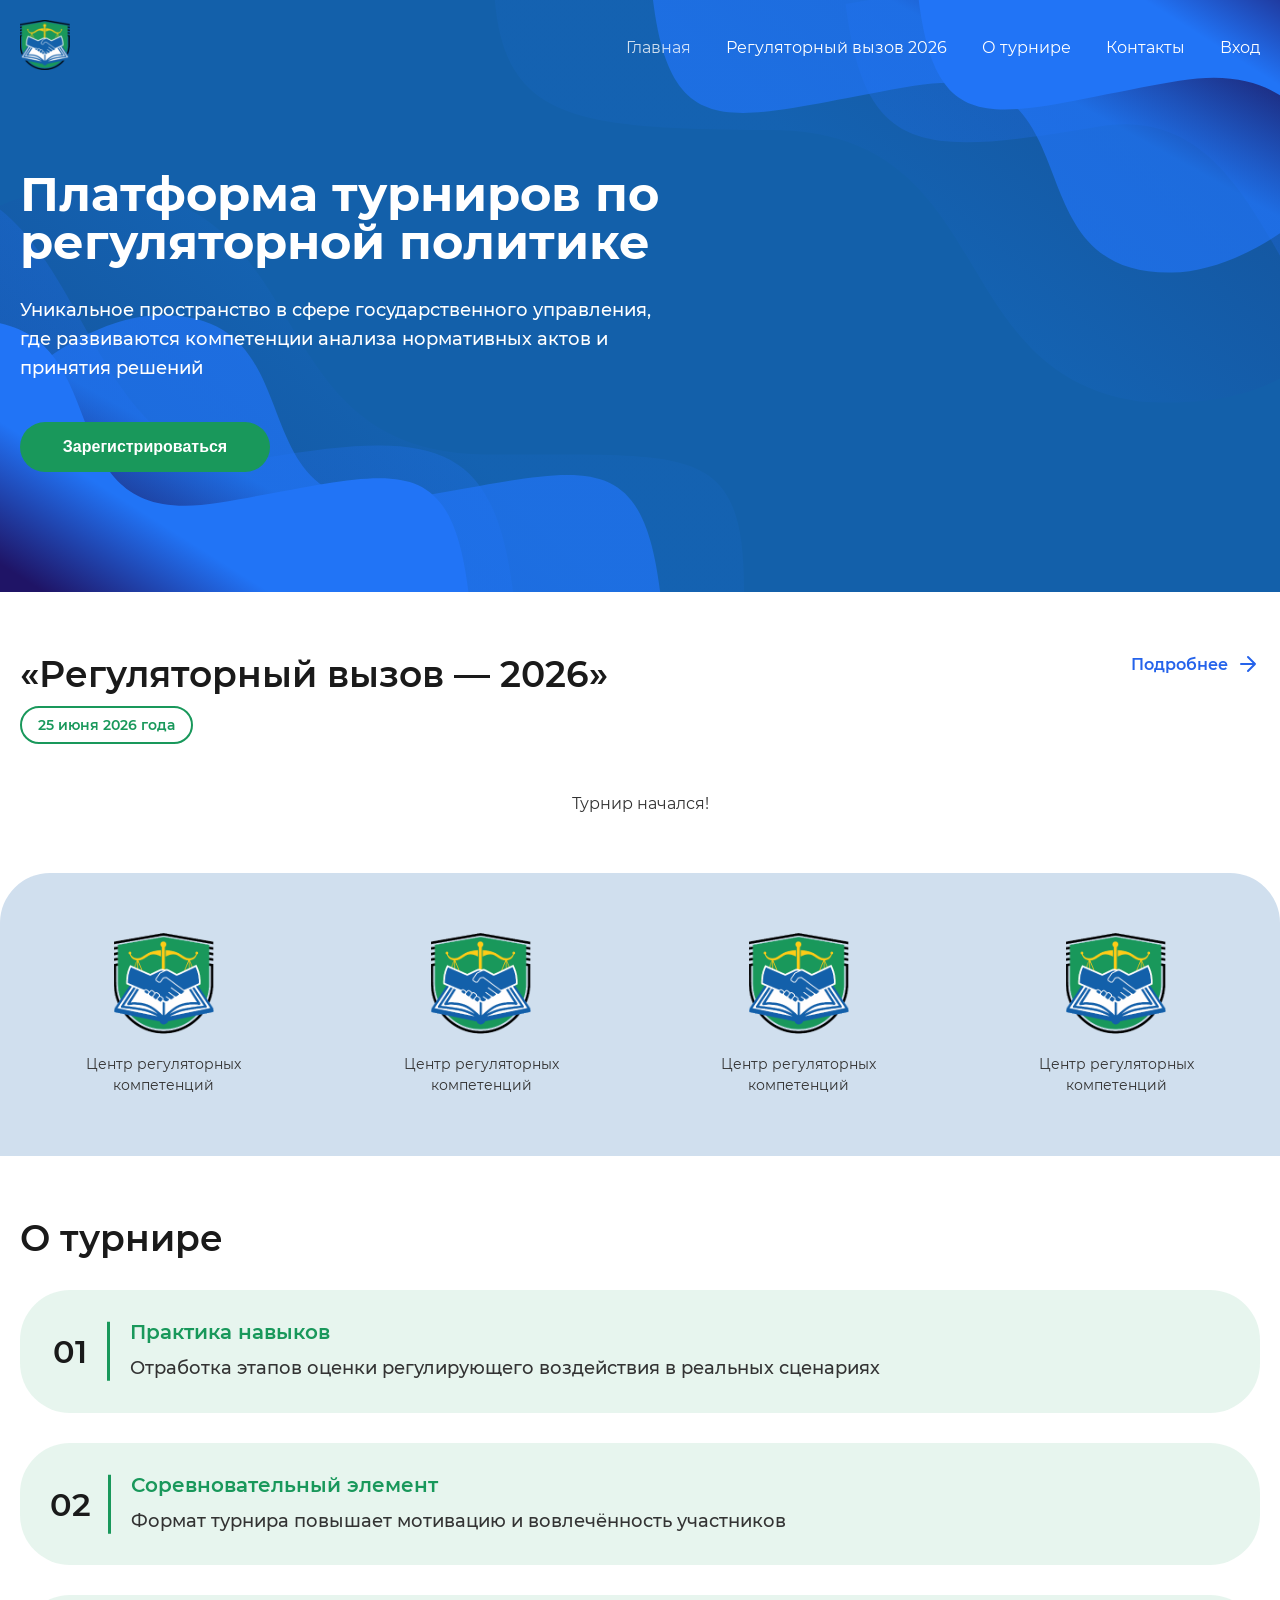
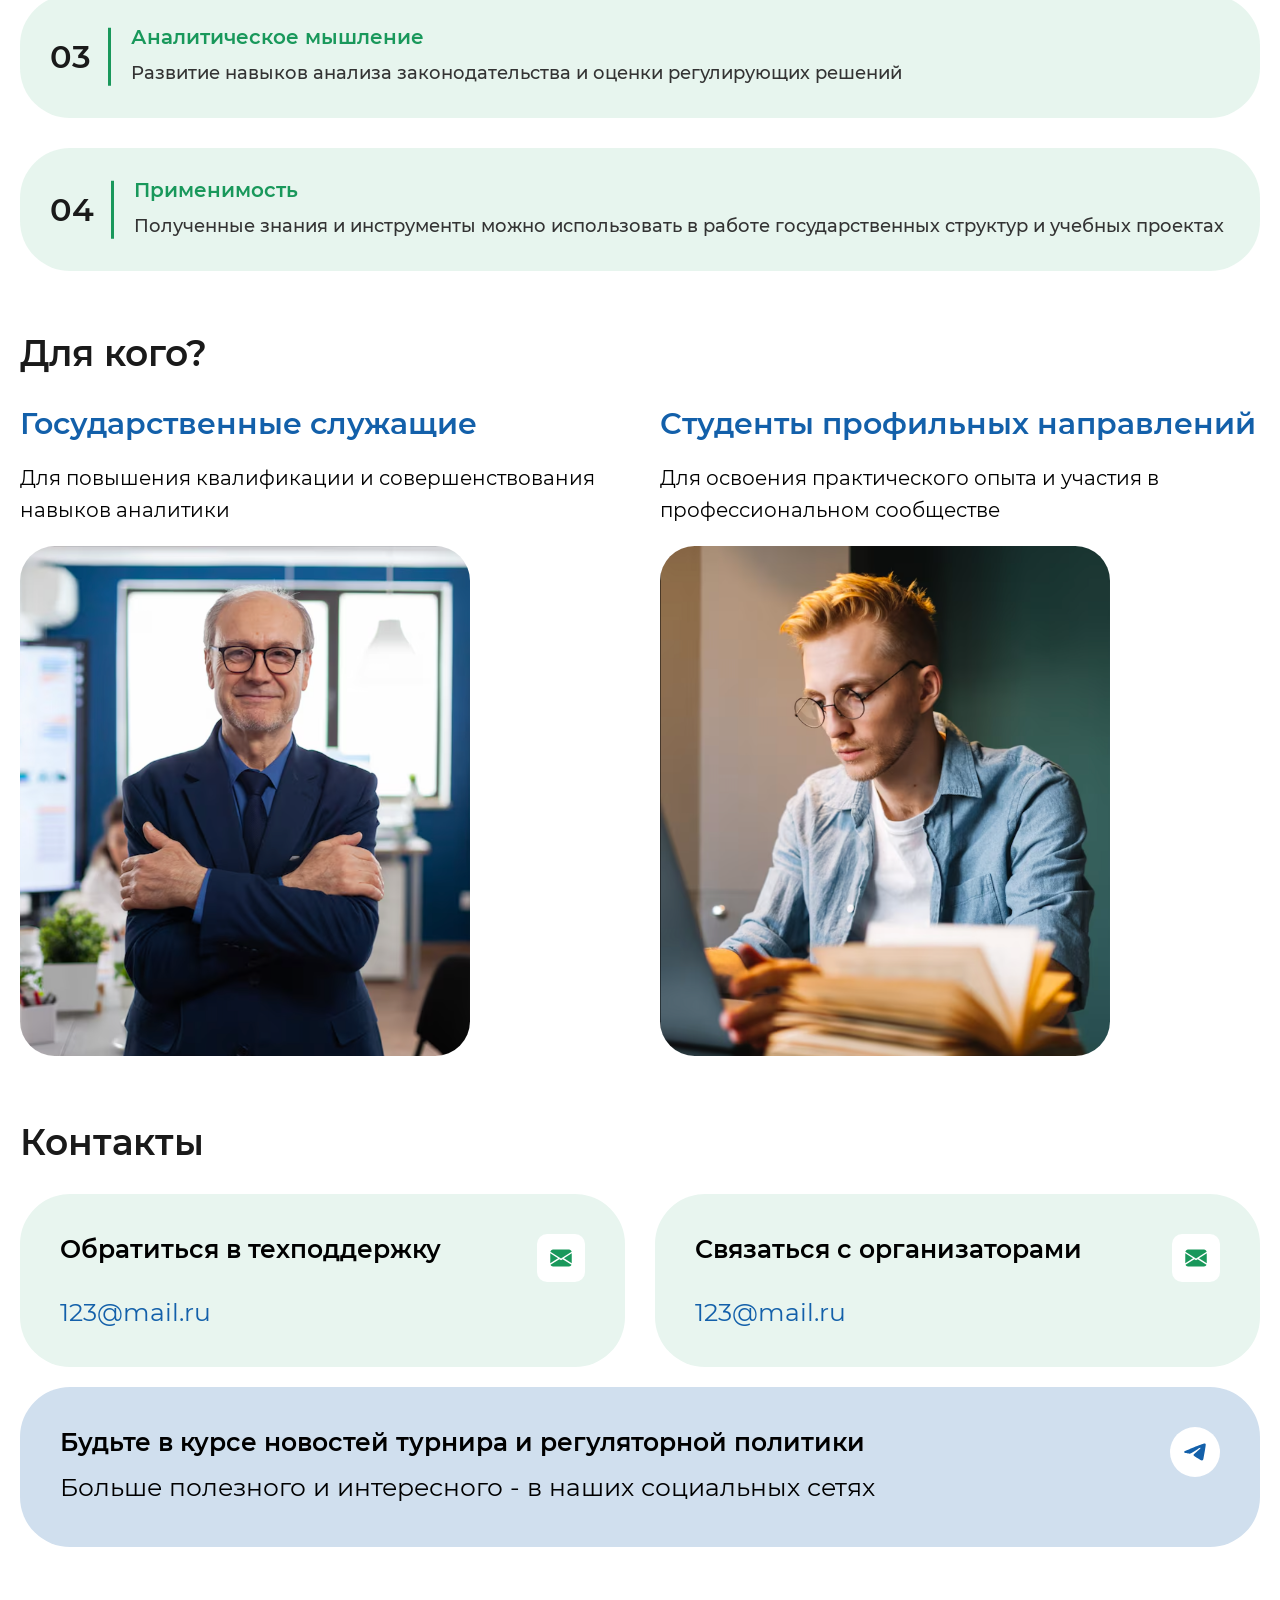
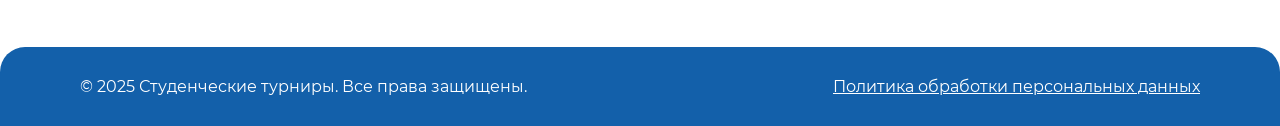
<file: index.html>
<!DOCTYPE html>
<html lang="ru">
<head>
    <meta charset="UTF-8">
    <meta name="viewport" content="width=device-width, initial-scale=1.0">
    <title>Платформа турниров</title>
    <link rel="stylesheet" href="assets/css/main.css">
    <link rel="stylesheet" href="assets/css/header.css">
    <link rel="stylesheet" href="assets/css/fonts.css">
    <link rel="stylesheet" href="assets/css/footer.css">
</head>
<body>
    <div id="header"></div>

    <main>
        <section class="hero-section" id="home">
            <img src="assets/img/index/waves-top.svg" alt="" class="waves-top">
            <img src="assets/img/index/waves-bot.svg" alt="" class="waves-bot">
            <div class="hero-content">
                <div class="container">
                    <h1>Платформа турниров по регуляторной политике</h1>
                    <p class="hero-description">
                        Уникальное пространство в сфере государственного управления,<br>
                        где развиваются компетенции анализа нормативных актов и<br>
                        принятия решений
                    </p>
                    <button class="btn-register">Зарегистрироваться</button>
                </div>
            </div>
        </section>

        <section class="tournament-section" id="tournament">
            <div class="container">
                <div class="tournament-header">
                    <div>
                        <h2>«Регуляторный вызов — 2026»</h2>
                        <span class="tournament-date">25 июня 2026 года</span>
                    </div>
                    <a href="#" class="link-more">
                        Подробнее
                        <svg width="24" height="24" viewBox="0 0 24 24" fill="none">
                            <path d="M5 12H19M19 12L12 5M19 12L12 19" stroke="currentColor" stroke-width="2" stroke-linecap="round" stroke-linejoin="round"/>
                        </svg>
                    </a>
                </div>

                <div class="countdown">
                    <div class="countdown-item">
                        <div class="countdown-value first">14</div>
                        <div class="countdown-label">Дней</div>
                    </div>
                    <div class="countdown-separator">:</div>
                    <div class="countdown-item">
                        <div class="countdown-value second">20</div>
                        <div class="countdown-label">Часов</div>
                    </div>
                    <div class="countdown-separator">:</div>
                    <div class="countdown-item">
                        <div class="countdown-value third">15</div>
                        <div class="countdown-label">Минут</div>
                    </div>
                    <div class="countdown-separator">:</div>
                    <div class="countdown-item">
                        <div class="countdown-value fouth">30</div>
                        <div class="countdown-label">Секунд</div>
                    </div>
                </div>
            </div>
        </section>

        <section class="centers-section">
            <div class="container">
                <div class="centers-grid">
                    <div class="center-card">
                        <img src="assets/img/index/image.svg" alt="Центр">
                        <p>Центр регуляторных компетенций</p>
                    </div>
                    <div class="center-card">
                        <img src="assets/img/index/image.svg" alt="Центр">
                        <p>Центр регуляторных компетенций</p>
                    </div>
                    <div class="center-card">
                        <img src="assets/img/index/image.svg" alt="Центр">
                        <p>Центр регуляторных компетенций</p>
                    </div>
                    <div class="center-card">
                        <img src="assets/img/index/image.svg" alt="Центр">
                        <p>Центр регуляторных компетенций</p>
                    </div>
                </div>
            </div>
        </section>

        <section class="about-section" id="about">
            <div class="container">
                <h2 class="section-title">О турнире</h2>
                <div class="about-grid">
                    <div class="about-item">
                        <div class="about-number">01</div>
                        <div class="about-content">
                            <h3 class="about-title">Практика навыков</h3>
                            <p class="about-description">Отработка этапов оценки регулирующего воздействия в реальных сценариях</p>
                        </div>
                    </div>
                    <div class="about-item">
                        <div class="about-number">02</div>
                        <div class="about-content">
                            <h3 class="about-title">Соревновательный элемент</h3>
                            <p class="about-description">Формат турнира повышает мотивацию и вовлечённость участников</p>
                        </div>
                    </div>
                    <div class="about-item">
                        <div class="about-number">03</div>
                        <div class="about-content">
                            <h3 class="about-title">Аналитическое мышление</h3>
                            <p class="about-description">Развитие навыков анализа законодательства и оценки регулирующих решений</p>
                        </div>
                    </div>
                    <div class="about-item">
                        <div class="about-number">04</div>
                        <div class="about-content">
                            <h3 class="about-title">Применимость</h3>
                            <p class="about-description">Полученные знания и инструменты можно использовать в работе государственных структур и учебных проектах</p>
                        </div>
                    </div>
                </div>
            </div>
        </section>

        <section class="target-audience-section">
            <div class="container">
                <h2 class="section-title">Для кого?</h2>
                <div class="audience-grid">
                    <div class="audience-card">
                        <h3 class="audience-title">Государственные служащие</h3>
                        <p class="audience-description">Для повышения квалификации и совершенствования навыков аналитики</p>
                        <div class="audience-image">
                            <img src="assets/img/index/gos.svg" alt="Государственные служащие">
                        </div>
                    </div>
                    <div class="audience-card">
                        <h3 class="audience-title">Студенты профильных направлений</h3>
                        <p class="audience-description">Для освоения практического опыта и участия в профессиональном сообществе</p>
                        <div class="audience-image">
                            <img src="assets/img/index/students.svg" alt="Студенты профильных направлений">
                        </div>
                    </div>
                </div>
            </div>
        </section>

        <section class="contacts-section" id="contacts">
            <div class="container">
                <h2 class="section-title">Контакты</h2>
                <div class="contacts-grid">
                    <div class="contact-card">
                        <div class="contact-header">
                            <h3 class="contact-title">Обратиться в техподдержку</h3>
                            <div class="contact-icon">
                                <img src="assets/img/index/mail.svg">
                            </div>
                        </div>
                        <a href="mailto:123@mail.ru" class="contact-link">123@mail.ru</a>
                    </div>
                    <div class="contact-card">
                        <div class="contact-header">
                            <h3 class="contact-title">Связаться с организаторами</h3>
                            <div class="contact-icon">
                                <img src="assets/img/index/mail.svg">
                            </div>
                        </div>
                        <a href="mailto:123@mail.ru" class="contact-link">123@mail.ru</a>
                    </div>
                </div>
            </div>
        </section>

        <section class="social-section">
            <div class="container">
                <div class="social-card">
                    <div class="social-content">
                        <h3 class="social-title">Будьте в курсе новостей турнира и регуляторной политики</h3>
                        <p class="social-description">Больше полезного и интересного - в наших социальных сетях</p>
                    </div>
                    <a href="#" class="social-link">
                        <img src="assets/img/index/telegram.svg" alt="Telegram">
                    </a>
                </div>
            </div>
        </section>

        <div id="footer"></div>
    </main>

    <script src="assets/js/connect.js"></script>
    <script src="assets/js/time.js"></script>
    <script src="assets/js/header.js"></script>
</body>
</html>
</file>
<file: assets/css/main.css>
* {
    margin: 0;
    padding: 0;
    box-sizing: border-box;
}

body {
    font-family: 'Montserrat';
    color: #333;
    overflow-x: hidden;
}

.container {
    max-width: 1200px;
    margin: 0 auto;
    padding: 0 20px;
}

main {
    margin-top: 0;
    overflow-x: hidden;
}

.section-title {
    font-size: 36px;
    font-weight: 600;
    color: #1a1a1a;
    margin-bottom: 30px;
}

.waves-top {
    position: absolute;
    top: 0;
    right: 0;
    pointer-events: none;
    z-index: 1;
    height: 75%;
}

.waves-bot {
    position: absolute;
    bottom: 0;
    left: 0;
    pointer-events: none;
    z-index: 1;
    height: 75%;
}

.hero-section {
    background: rgba(19, 96, 170, 1);
    position: relative;
    overflow: hidden;
    padding-top: 90px;
}

.hero-content {
    padding: 80px 0 120px;
    position: relative;
    z-index: 10;
}

.hero-content h1 {
    color: white;
    font-size: 48px;
    font-weight: 700;
    line-height: 100%;
    margin-bottom: 30px;
    max-width: 1000px;
}

.hero-description {
    color: white;
    font-size: 18px;
    line-height: 1.6;
    margin-bottom: 40px;
    font-weight: 500;
}

.btn-register {
    background: rgba(25, 152, 91, 1);
    color: white;
    border: none;
    padding: 16px 32px;
    font-size: 16px;
    font-weight: 600;
    border-radius: 50px;
    cursor: pointer;
    transition: background 0.3s;
    width: 250px;
}

.btn-register:hover {
    background: #16a34a;
}

.tournament-section {
    background: white;
    padding: 60px 0;
}

.tournament-header {
    display: flex;
    justify-content: space-between;
    align-items: flex-start;
    margin-bottom: 50px;
}

.tournament-header h2 {
    font-size: 36px;
    font-weight: 600;
    color: #1a1a1a;
    margin-bottom: 10px;
}

.tournament-date {
    display: inline-block;
    color: rgba(25, 152, 91, 1);
    border: 2px solid rgba(25, 152, 91, 1);
    padding: 8px 16px;
    border-radius: 20px;
    font-size: 14px;
    font-weight: 600;
}

.link-more {
    color: #2563eb;
    text-decoration: none;
    font-size: 16px;
    font-weight: 600;
    display: flex;
    align-items: center;
    gap: 8px;
    transition: gap 0.3s;
}

.link-more:hover {
    gap: 12px;
}

.countdown {
    display: flex;
    justify-content: center;
    align-items: center;
    gap: 20px;
}

.countdown-item {
    text-align: center;
}

.countdown-value {
    background: rgba(19, 96, 170, 0.2);
    color: rgba(19, 96, 170, 1);
    font-size: 64px;
    font-weight: 500;
    padding: 20px 40px;
    min-width: 140px;
}

.first {
    border-radius: 50px 0 0 50px;
}

.second {
    border-radius: 0 50px 0 50px;
}

.third {
    border-radius: 50px 0 50px 0;
}

.fouth {
    border-radius: 0 50px 50px 0;
}

.countdown-label {
    margin-top: 10px;
    font-size: 16px;
    color: #666;
}

.countdown-separator {
    font-size: 48px;
    color: rgba(19, 96, 170, 1);
    font-weight: 700;
    align-self: center;
    margin-bottom: 30px;
}

.about-section {
    background: white;
    padding: 60px 0;
}

.about-grid {
    display: grid;
    gap: 30px;
}

.about-item {
    background: rgba(25, 152, 91, 0.1);
    padding: 30px;
    border-radius: 50px;
    display: flex;
    gap: 20px;
    align-items: center;
}

.about-number {
    font-size: 32px;
    font-weight: 600;
    color: #1a1a1a;
    min-width: 60px;
    display: flex;
    align-items: center;
    justify-content: center;
    position: relative;
    padding-right: 20px;
}

.about-number::after {
    content: '';
    position: absolute;
    right: 0;
    top: 50%;
    transform: translateY(-50%);
    height: 150%;
    width: 3px;
    background: rgba(25, 152, 91, 1);
}

.about-content {
    flex: 1;
}

.about-title {
    font-size: 20px;
    font-weight: 600;
    color: rgba(25, 152, 91, 1);
    margin-bottom: 10px;
}

.about-description {
    font-size: 18px;
    line-height: 1.6;
    font-weight: 500;
}

.target-audience-section {
    background: transparent;
}

.audience-grid {
    display: grid;
    grid-template-columns: repeat(2, 1fr);
    gap: 40px;
}

.audience-card {
    border-radius: 12px;
    overflow: hidden;
}

.audience-image {
    overflow: hidden;
}

.audience-image img {
    object-fit: cover;
    width: 75%;
    height: 75%;
}

.audience-title {
    font-size: 30px;
    font-weight: 600;
    color: rgba(19, 96, 170, 1);
    padding: 0 0 20px;
}

.audience-description {
    font-size: 20px;
    font-weight: 400;
    color: rgba(0, 0, 0, 1);
    line-height: 1.6;
    padding: 0 0 20px;
    width: 600px;
}

/* Contacts Section */
.contacts-section {
    background: white;
    padding: 60px 0 20px;
}

.contacts-grid {
    display: grid;
    grid-template-columns: repeat(2, 1fr);
    gap: 30px;
}

.contact-card {
    background: rgba(232, 245, 239, 1);
    padding: 40px;
    border-radius: 50px;
    text-align: left;
    display: flex;
    flex-direction: column;
}

.contact-header {
    display: flex;
    justify-content: space-between;
    align-items: flex-start;
    margin-bottom: 15px;
}

.contact-icon {
    display: flex;
    background: white;
    border-radius: 10px;
    padding: 8px;
    width: 48px;
    height: 48px;
    align-items: center;
    justify-content: center;
}

.contact-icon img {
    width: 22px;
    height: 22px;
}

.contact-title {
    font-size: 25px;
    font-weight: 600;
    color: rgba(0, 0, 0, 1);
    flex: 1;
}

.contact-link {
    font-size: 25px;
    color: rgba(19, 96, 170, 1);
    text-decoration: none;
    font-weight: 400;
    transition: color 0.3s;
}

.contact-link:hover {
    color: rgba(25, 152, 91, 1);
}

/* Social Section */
.social-section {
    background: transparent;
}

.social-card {
    background: rgba(208, 223, 238, 1);
    padding: 40px;
    border-radius: 50px;
    display: flex;
    gap: 30px;
}

.social-content {
    flex: 1;
}

.social-title {
    font-size: 25px;
    font-weight: 600;
    color: rgba(0, 0, 0, 1);
    margin-bottom: 10px;
}

.social-description {
    font-size: 25px;
    color: rgba(0, 0, 0, 1);
    line-height: 1.6;
}

.social-link {
    flex-shrink: 0;
    width: 50px;
    height: 50px;
    background: white;
    border-radius: 50%;
    display: flex;
    align-items: center;
    justify-content: center;
    transition: transform 0.3s;
}

.social-link img {
    width: 22px;
    height: 22px;
}

.social-link:hover {
    transform: scale(1.1);
}

/* Centers Section */
.centers-section {
    background: rgba(208, 223, 238, 1);
    padding: 60px 0;
    border-radius: 50px 50px 0 0;
}

.centers-grid {
    display: grid;
    grid-template-columns: repeat(4, 1fr);
    gap: 30px;
}

.center-card {
    display: flex;
    text-align: center;
    justify-content: center;
    flex-direction: column;
    align-items: center;
}

.center-card img {
    width: 100px;
    height: auto;
    margin-bottom: 20px;
}

.center-card p {
    font-size: 14px;
    color: #333;
    line-height: 1.5;
    width: 200px;
}

/* Responsive */
@media (max-width: 768px) {
    .hero-content h1 {
        font-size: 32px;
    }

    .countdown-value {
        font-size: 40px;
        padding: 15px 25px;
        min-width: 90px;
    }

    .about-grid {
        grid-template-columns: 1fr;
    }

    .audience-grid {
        grid-template-columns: 1fr;
    }

    .contacts-grid {
        grid-template-columns: 1fr;
    }

    .social-card {
        flex-direction: column;
        text-align: center;
    }

    .centers-grid {
        grid-template-columns: repeat(2, 1fr);
    }
}
</file>
<file: assets/css/header.css>
* {
    margin: 0;
    padding: 0;
    box-sizing: border-box;
}

body {
    font-family: 'Montserrat';
    color: #333;
}

.container {
    max-width: 1680px;
    margin: 0 auto;
    padding: 0 20px;
}

.header {
    background: transparent;
    position: fixed;
    top: 0;
    left: 0;
    right: 0;
    z-index: 1000;
    transition: background-color 0.3s ease, box-shadow 0.3s ease, padding 0.3s ease;
}

.header.scrolled {
    background: rgba(19, 96, 170, 0.95);
    box-shadow: 0 2px 10px rgba(0, 0, 0, 0.1);
}

.navbar {
    padding: 20px 0;
    transition: padding 0.3s ease;
}

.header.scrolled .navbar {
    padding: 15px 0;
}

.nav-content {
    display: flex;
    align-items: center;
    justify-content: space-between;
}

.logo img {
    height: 50px;
    width: auto;
}

.nav-menu {
    display: flex;
    list-style: none;
    gap: 35px;
    align-items: center;
}

.nav-menu a {
    color: white;
    text-decoration: none;
    font-size: 16px;
    font-weight: 400;
    transition: opacity 0.3s;
    cursor: pointer;
}

.nav-menu a:hover,
.nav-menu a.active {
    opacity: 0.8;
}

@media (max-width: 768px) {
    .nav-menu {
        gap: 15px;
        font-size: 14px;
    }
}
</file>
<file: assets/css/fonts.css>
@font-face {
    font-family: 'Montserrat';
    src: url('../fonts/Montserrat-Thin.ttf') format('truetype');
    font-weight: 100;
    font-style: normal;
    font-display: swap;
}

@font-face {
    font-family: 'Montserrat';
    src: url('../fonts/Montserrat-ExtraLight.ttf') format('truetype');
    font-weight: 200;
    font-style: normal;
    font-display: swap;
}

@font-face {
    font-family: 'Montserrat';
    src: url('../fonts/Montserrat-Light.ttf') format('truetype');
    font-weight: 300;
    font-style: normal;
    font-display: swap;
}

@font-face {
    font-family: 'Montserrat';
    src: url('../fonts/Montserrat-Regular.ttf') format('truetype');
    font-weight: 400;
    font-style: normal;
    font-display: swap;
}

@font-face {
    font-family: 'Montserrat';
    src: url('../fonts/Montserrat-Medium.ttf') format('truetype');
    font-weight: 500;
    font-style: normal;
    font-display: swap;
}

@font-face {
    font-family: 'Montserrat';
    src: url('../fonts/Montserrat-SemiBold.ttf') format('truetype');
    font-weight: 600;
    font-style: normal;
    font-display: swap;
}

@font-face {
    font-family: 'Montserrat';
    src: url('../fonts/Montserrat-Bold.ttf') format('truetype');
    font-weight: 700;
    font-style: normal;
    font-display: swap;
}

@font-face {
    font-family: 'Montserrat';
    src: url('../fonts/Montserrat-ExtraBold.ttf') format('truetype');
    font-weight: 800;
    font-style: normal;
    font-display: swap;
}

@font-face {
    font-family: 'Montserrat';
    src: url('../fonts/Montserrat-Black.ttf') format('truetype');
    font-weight: 900;
    font-style: normal;
    font-display: swap;
}
</file>
<file: assets/css/footer.css>
.footer {
    background: rgba(19, 96, 170, 1);
    padding: 30px 60px;
    margin-top: 100px;
    border-radius: 25px 25px 0 0;
}

.footer-content {
    display: flex;
    justify-content: space-between;
    align-items: center;
}

.footer-copyright {
    color: white;
    font-size: 16px;
    font-weight: 400;
}

.footer-link {
    color: white;
    font-size: 16px;
    font-weight: 400;
    text-decoration: underline;
    transition: opacity 0.3s;
}

.footer-link:hover {
    opacity: 0.8;
}

@media (max-width: 768px) {
    .footer-content {
        flex-direction: column;
        gap: 15px;
        text-align: center;
    }
}
</file>
